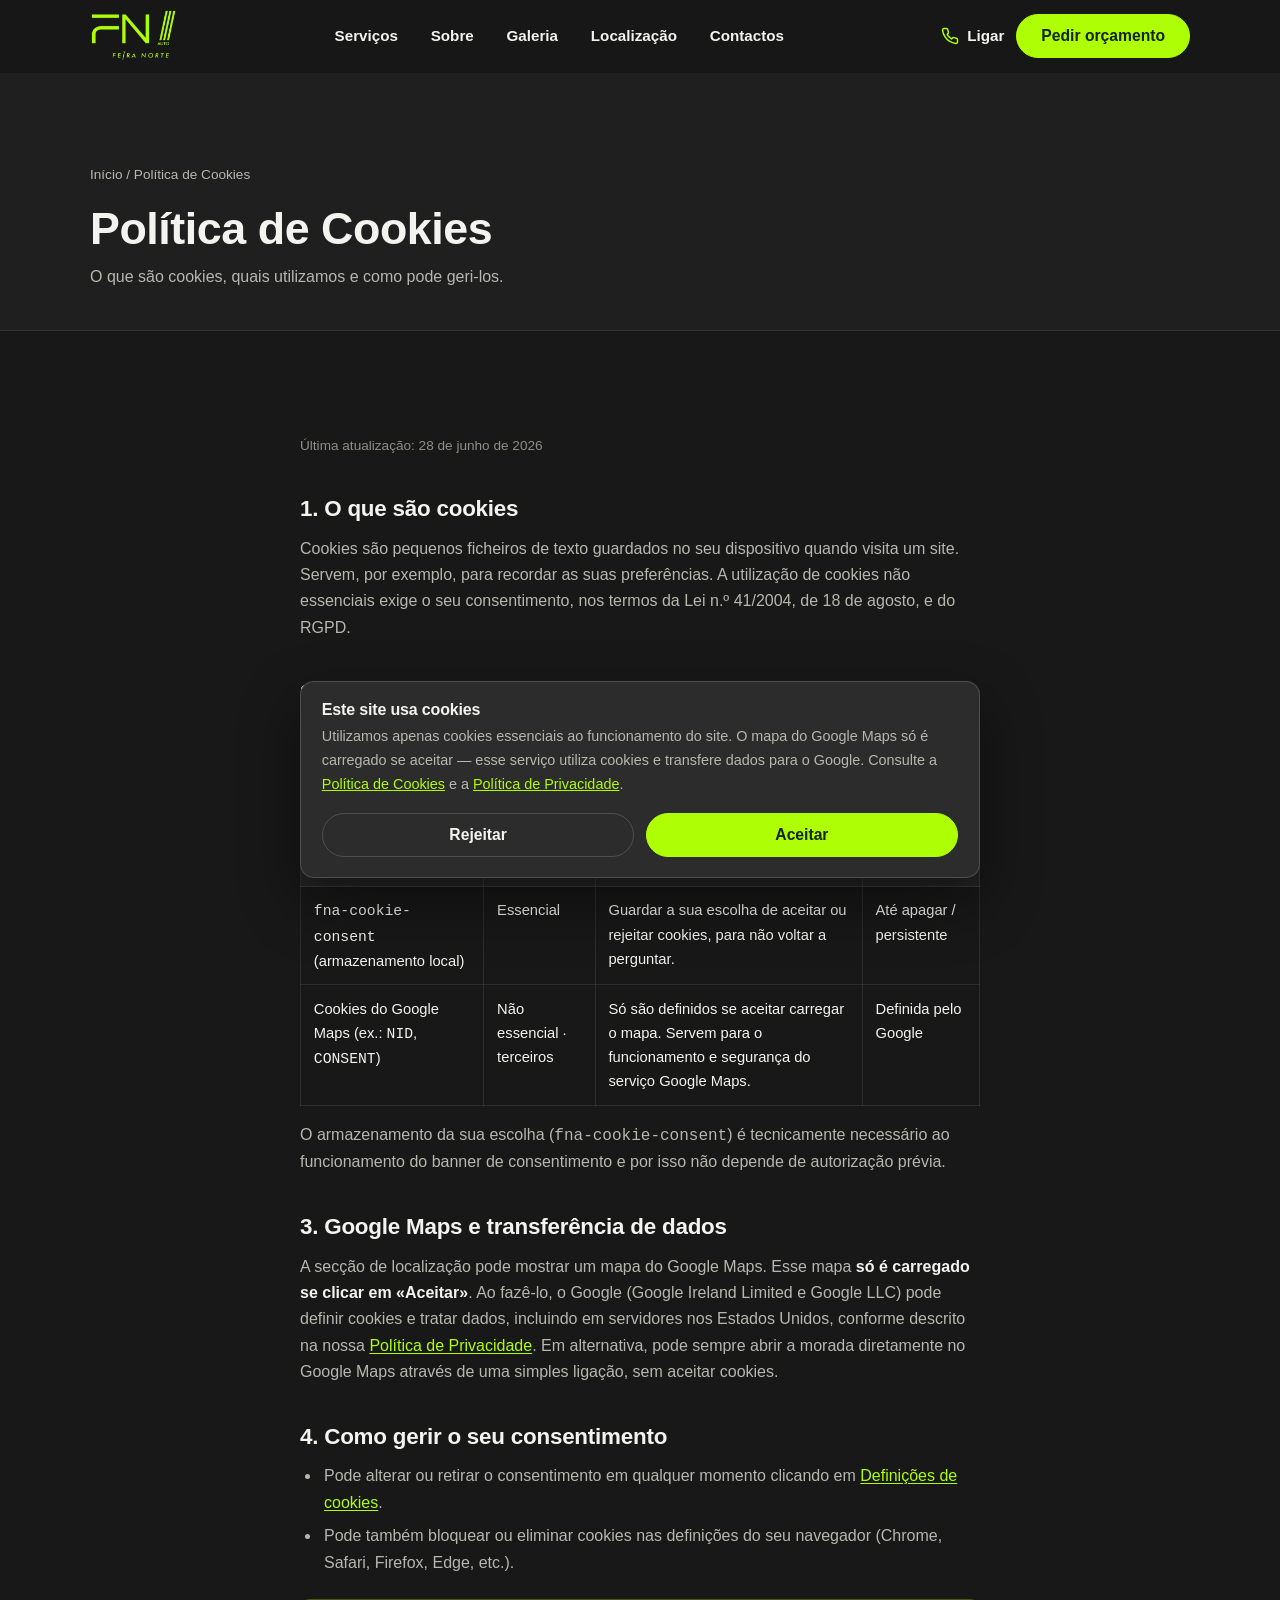
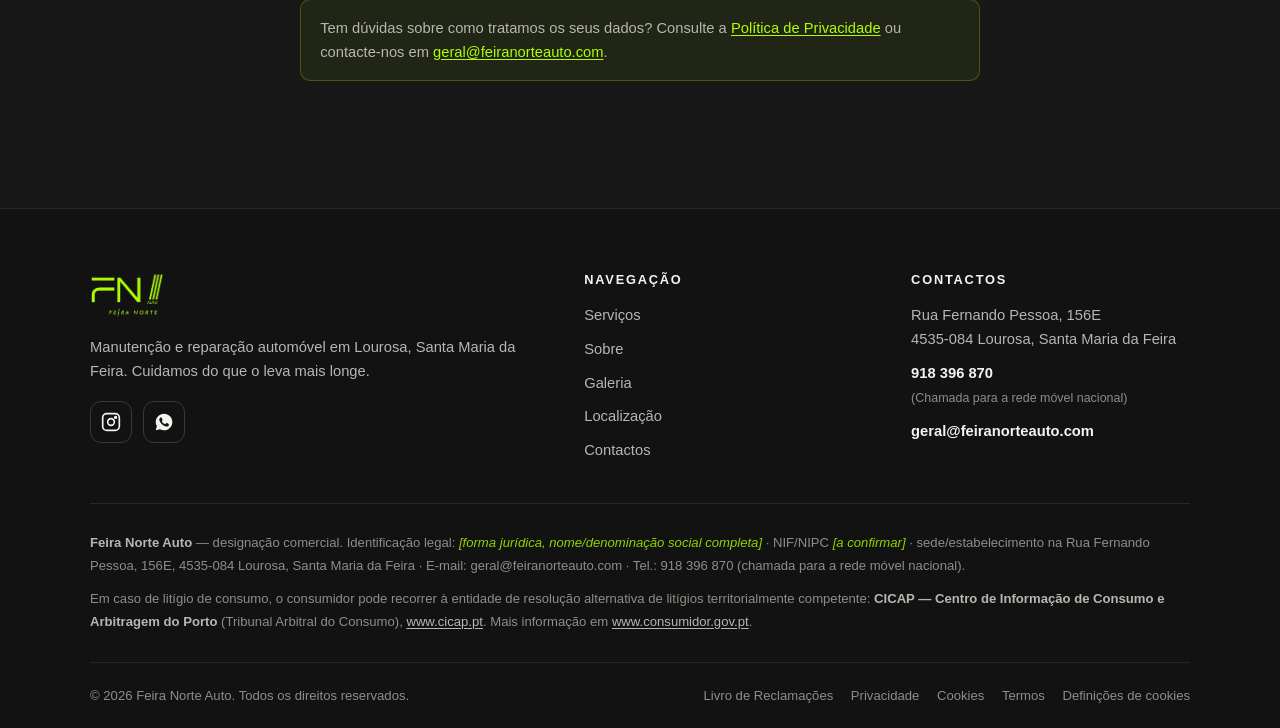
<file: cookies.html>
<!doctype html>
<html lang="pt-PT">
<head>
  <meta charset="utf-8">
  <meta name="viewport" content="width=device-width, initial-scale=1">
  <title>Política de Cookies — Feira Norte Auto</title>
  <meta name="description" content="Política de Cookies da Feira Norte Auto: que cookies utilizamos e como pode geri-los.">
  <link rel="canonical" href="https://renatovalente5.github.io/FeiraNorteAuto/cookies.html">
  <meta name="theme-color" content="#181818">
  <meta name="robots" content="index, follow">
  <link rel="icon" href="assets/favicon/favicon.ico" sizes="any">
  <link rel="icon" type="image/png" href="assets/favicon/favicon-32.png" sizes="32x32">
  <link rel="apple-touch-icon" href="assets/favicon/apple-touch-icon.png">
  <link rel="manifest" href="site.webmanifest">
  <link rel="stylesheet" href="assets/css/styles.css?v=4">
</head>
<body>
  <a class="skip-link" href="#main">Saltar para o conteúdo</a>

  <header class="site-header">
    <div class="container nav">
      <a class="brand" href="index.html" aria-label="Feira Norte Auto — página inicial">
        <img src="assets/img/logo.png" alt="Feira Norte Auto" width="120" height="74">
      </a>
      <nav class="nav__links" aria-label="Navegação principal">
        <a href="index.html#servicos">Serviços</a>
        <a href="index.html#sobre">Sobre</a>
        <a href="index.html#galeria">Galeria</a>
        <a href="index.html#localizacao">Localização</a>
        <a href="index.html#contactos">Contactos</a>
      </nav>
      <div class="nav__cta">
        <a class="nav__phone" href="tel:+351918396870" aria-label="Ligar para a Feira Norte Auto">
          <svg viewBox="0 0 24 24" fill="none" stroke="currentColor" stroke-width="2" stroke-linecap="round" stroke-linejoin="round" aria-hidden="true"><path d="M22 16.92v3a2 2 0 0 1-2.18 2 19.79 19.79 0 0 1-8.63-3.07 19.5 19.5 0 0 1-6-6 19.79 19.79 0 0 1-3.07-8.67A2 2 0 0 1 4.11 2h3a2 2 0 0 1 2 1.72c.13.96.36 1.9.7 2.81a2 2 0 0 1-.45 2.11L8.09 9.91a16 16 0 0 0 6 6l1.27-1.27a2 2 0 0 1 2.11-.45c.9.34 1.85.57 2.81.7A2 2 0 0 1 22 16.92z"/></svg>
          Ligar
        </a>
        <a class="btn btn--primary" href="index.html#contactos">Pedir orçamento</a>
      </div>
      <button class="nav__toggle" type="button" aria-label="Abrir menu" aria-expanded="false" aria-controls="mobile-nav">
        <svg class="icon-open" viewBox="0 0 24 24" fill="none" stroke="currentColor" stroke-width="2" stroke-linecap="round" aria-hidden="true"><line x1="3" y1="6" x2="21" y2="6"/><line x1="3" y1="12" x2="21" y2="12"/><line x1="3" y1="18" x2="21" y2="18"/></svg>
        <svg class="icon-close" viewBox="0 0 24 24" fill="none" stroke="currentColor" stroke-width="2" stroke-linecap="round" aria-hidden="true"><line x1="18" y1="6" x2="6" y2="18"/><line x1="6" y1="6" x2="18" y2="18"/></svg>
      </button>
    </div>
    <nav class="nav__links--mobile" id="mobile-nav" aria-label="Navegação principal (telemóvel)">
      <a href="index.html#servicos">Serviços</a>
      <a href="index.html#sobre">Sobre</a>
      <a href="index.html#galeria">Galeria</a>
      <a href="index.html#localizacao">Localização</a>
      <a href="index.html#contactos">Contactos</a>
      <a class="btn btn--primary btn--block" href="tel:+351918396870">Ligar agora</a>
      <a class="btn btn--ghost btn--block" href="https://wa.me/351918396870" target="_blank" rel="noopener">WhatsApp</a>
    </nav>
  </header>

  <div class="page-hero">
    <div class="container">
      <p class="breadcrumbs"><a href="index.html">Início</a> / Política de Cookies</p>
      <h1>Política de Cookies</h1>
      <p>O que são cookies, quais utilizamos e como pode geri-los.</p>
    </div>
  </div>

  <main id="main" class="section">
    <div class="container prose">
      <p class="updated">Última atualização: 28 de junho de 2026</p>

      <h2>1. O que são cookies</h2>
      <p>Cookies são pequenos ficheiros de texto guardados no seu dispositivo quando visita um site. Servem, por exemplo, para recordar as suas preferências. A utilização de cookies não essenciais exige o seu consentimento, nos termos da Lei n.º 41/2004, de 18 de agosto, e do RGPD.</p>

      <h2>2. Cookies utilizados neste site</h2>
      <p>Este site é estático e <strong>não utiliza cookies de publicidade nem de análise (analytics)</strong>. Por defeito, apenas guardamos a sua escolha sobre cookies, e só carregamos serviços de terceiros depois de os aceitar.</p>
      <table>
        <thead><tr><th>Cookie / armazenamento</th><th>Tipo</th><th>Finalidade</th><th>Duração</th></tr></thead>
        <tbody>
          <tr><td><code>fna-cookie-consent</code> (armazenamento local)</td><td>Essencial</td><td>Guardar a sua escolha de aceitar ou rejeitar cookies, para não voltar a perguntar.</td><td>Até apagar / persistente</td></tr>
          <tr><td>Cookies do Google Maps (ex.: <code>NID</code>, <code>CONSENT</code>)</td><td>Não essencial · terceiros</td><td>Só são definidos se aceitar carregar o mapa. Servem para o funcionamento e segurança do serviço Google Maps.</td><td>Definida pelo Google</td></tr>
        </tbody>
      </table>
      <p>O armazenamento da sua escolha (<code>fna-cookie-consent</code>) é tecnicamente necessário ao funcionamento do banner de consentimento e por isso não depende de autorização prévia.</p>

      <h2>3. Google Maps e transferência de dados</h2>
      <p>A secção de localização pode mostrar um mapa do Google Maps. Esse mapa <strong>só é carregado se clicar em «Aceitar»</strong>. Ao fazê-lo, o Google (Google Ireland Limited e Google LLC) pode definir cookies e tratar dados, incluindo em servidores nos Estados Unidos, conforme descrito na nossa <a href="privacidade.html">Política de Privacidade</a>. Em alternativa, pode sempre abrir a morada diretamente no Google Maps através de uma simples ligação, sem aceitar cookies.</p>

      <h2>4. Como gerir o seu consentimento</h2>
      <ul>
        <li>Pode alterar ou retirar o consentimento em qualquer momento clicando em <a href="#" data-cookie-settings>Definições de cookies</a>.</li>
        <li>Pode também bloquear ou eliminar cookies nas definições do seu navegador (Chrome, Safari, Firefox, Edge, etc.).</li>
      </ul>

      <div class="callout">Tem dúvidas sobre como tratamos os seus dados? Consulte a <a href="privacidade.html">Política de Privacidade</a> ou contacte-nos em <a href="mailto:geral@feiranorteauto.com">geral@feiranorteauto.com</a>.</div>
    </div>
  </main>

  <footer class="site-footer">
    <div class="container">
      <div class="footer-grid">
        <div class="footer-col">
          <img src="assets/img/logo.png" alt="Feira Norte Auto" width="120" height="74">
          <p>Manutenção e reparação automóvel em Lourosa, Santa Maria da Feira. Cuidamos do que o leva mais longe.</p>
          <div class="footer-social">
            <a href="https://www.instagram.com/feiranorteauto/" target="_blank" rel="noopener" aria-label="Instagram da Feira Norte Auto">
              <svg viewBox="0 0 24 24" fill="none" stroke="currentColor" stroke-width="2" stroke-linecap="round" stroke-linejoin="round" aria-hidden="true"><rect x="2" y="2" width="20" height="20" rx="5"/><circle cx="12" cy="12" r="4"/><circle cx="17.5" cy="6.5" r="1"/></svg>
            </a>
            <a href="https://wa.me/351918396870" target="_blank" rel="noopener" aria-label="WhatsApp da Feira Norte Auto">
              <svg viewBox="0 0 24 24" fill="currentColor" aria-hidden="true"><path d="M12.04 2c-5.5 0-9.96 4.46-9.96 9.96 0 1.76.46 3.45 1.34 4.95L2 22l5.25-1.38a9.9 9.9 0 0 0 4.79 1.22h.01c5.5 0 9.96-4.46 9.96-9.96S17.54 2 12.04 2zm5.8 14.06c-.24.68-1.4 1.3-1.94 1.38-.5.07-1.12.1-1.8-.11-.42-.13-.95-.31-1.64-.6-2.88-1.25-4.76-4.15-4.9-4.34-.14-.19-1.17-1.56-1.17-2.97 0-1.42.74-2.11 1-2.4.26-.29.57-.36.76-.36.19 0 .38 0 .55.01.18.01.41-.07.64.49.24.57.81 1.96.88 2.1.07.14.12.31.02.5-.09.19-.14.31-.28.48-.14.16-.29.36-.42.49-.14.14-.28.29-.12.57.16.28.71 1.17 1.53 1.9 1.05.94 1.94 1.23 2.22 1.37.28.14.44.12.6-.07.16-.19.69-.81.88-1.09.19-.28.37-.23.62-.14.25.09 1.62.76 1.9.9.28.14.46.21.53.33.07.12.07.66-.17 1.34z"/></svg>
            </a>
          </div>
        </div>
        <div class="footer-col">
          <h3>Navegação</h3>
          <ul>
            <li><a href="index.html#servicos">Serviços</a></li>
            <li><a href="index.html#sobre">Sobre</a></li>
            <li><a href="index.html#galeria">Galeria</a></li>
            <li><a href="index.html#localizacao">Localização</a></li>
            <li><a href="index.html#contactos">Contactos</a></li>
          </ul>
        </div>
        <div class="footer-col footer-contact">
          <h3>Contactos</h3>
          <div>Rua Fernando Pessoa, 156E<br>4535-084 Lourosa, Santa Maria da Feira</div>
          <div><a href="tel:+351918396870">918 396 870</a><br><span style="font-size:0.78rem;color:var(--muted-2)">(Chamada para a rede móvel nacional)</span></div>
          <div><a href="mailto:geral@feiranorteauto.com">geral@feiranorteauto.com</a></div>
        </div>
      </div>

      <div class="legal-block">
        <p><strong>Feira Norte Auto</strong> — designação comercial. Identificação legal: <span class="placeholder">[forma jurídica, nome/denominação social completa]</span> · NIF/NIPC <span class="placeholder">[a confirmar]</span> · sede/estabelecimento na Rua Fernando Pessoa, 156E, 4535-084 Lourosa, Santa Maria da Feira · E-mail: geral@feiranorteauto.com · Tel.: 918 396 870 (chamada para a rede móvel nacional).</p>
        <p>Em caso de litígio de consumo, o consumidor pode recorrer à entidade de resolução alternativa de litígios territorialmente competente: <strong>CICAP — Centro de Informação de Consumo e Arbitragem do Porto</strong> (Tribunal Arbitral do Consumo), <a href="https://www.cicap.pt" target="_blank" rel="noopener">www.cicap.pt</a>. Mais informação em <a href="https://www.consumidor.gov.pt" target="_blank" rel="noopener">www.consumidor.gov.pt</a>.</p>
      </div>

      <div class="footer-bottom">
        <span>© <span id="year">2026</span> Feira Norte Auto. Todos os direitos reservados.</span>
        <nav aria-label="Ligações legais">
          <a href="https://www.livroreclamacoes.pt" target="_blank" rel="noopener">Livro de Reclamações</a>
          <a href="privacidade.html">Privacidade</a>
          <a href="cookies.html">Cookies</a>
          <a href="termos.html">Termos</a>
          <a href="#" data-cookie-settings>Definições de cookies</a>
        </nav>
      </div>
    </div>
  </footer>

  <div class="cookiebar" id="cookiebar" role="region" aria-live="polite" aria-label="Aviso de cookies">
    <h3>Este site usa cookies</h3>
    <p>Utilizamos apenas cookies essenciais ao funcionamento do site. O mapa do Google Maps só é carregado se aceitar — esse serviço utiliza cookies e transfere dados para o Google. Consulte a <a href="cookies.html">Política de Cookies</a> e a <a href="privacidade.html">Política de Privacidade</a>.</p>
    <div class="cookiebar__actions">
      <button class="btn btn--ghost" type="button" id="cookie-reject">Rejeitar</button>
      <button class="btn btn--primary" type="button" id="cookie-accept">Aceitar</button>
    </div>
  </div>

  <script src="assets/js/main.js?v=1"></script>
</body>
</html>
</file>
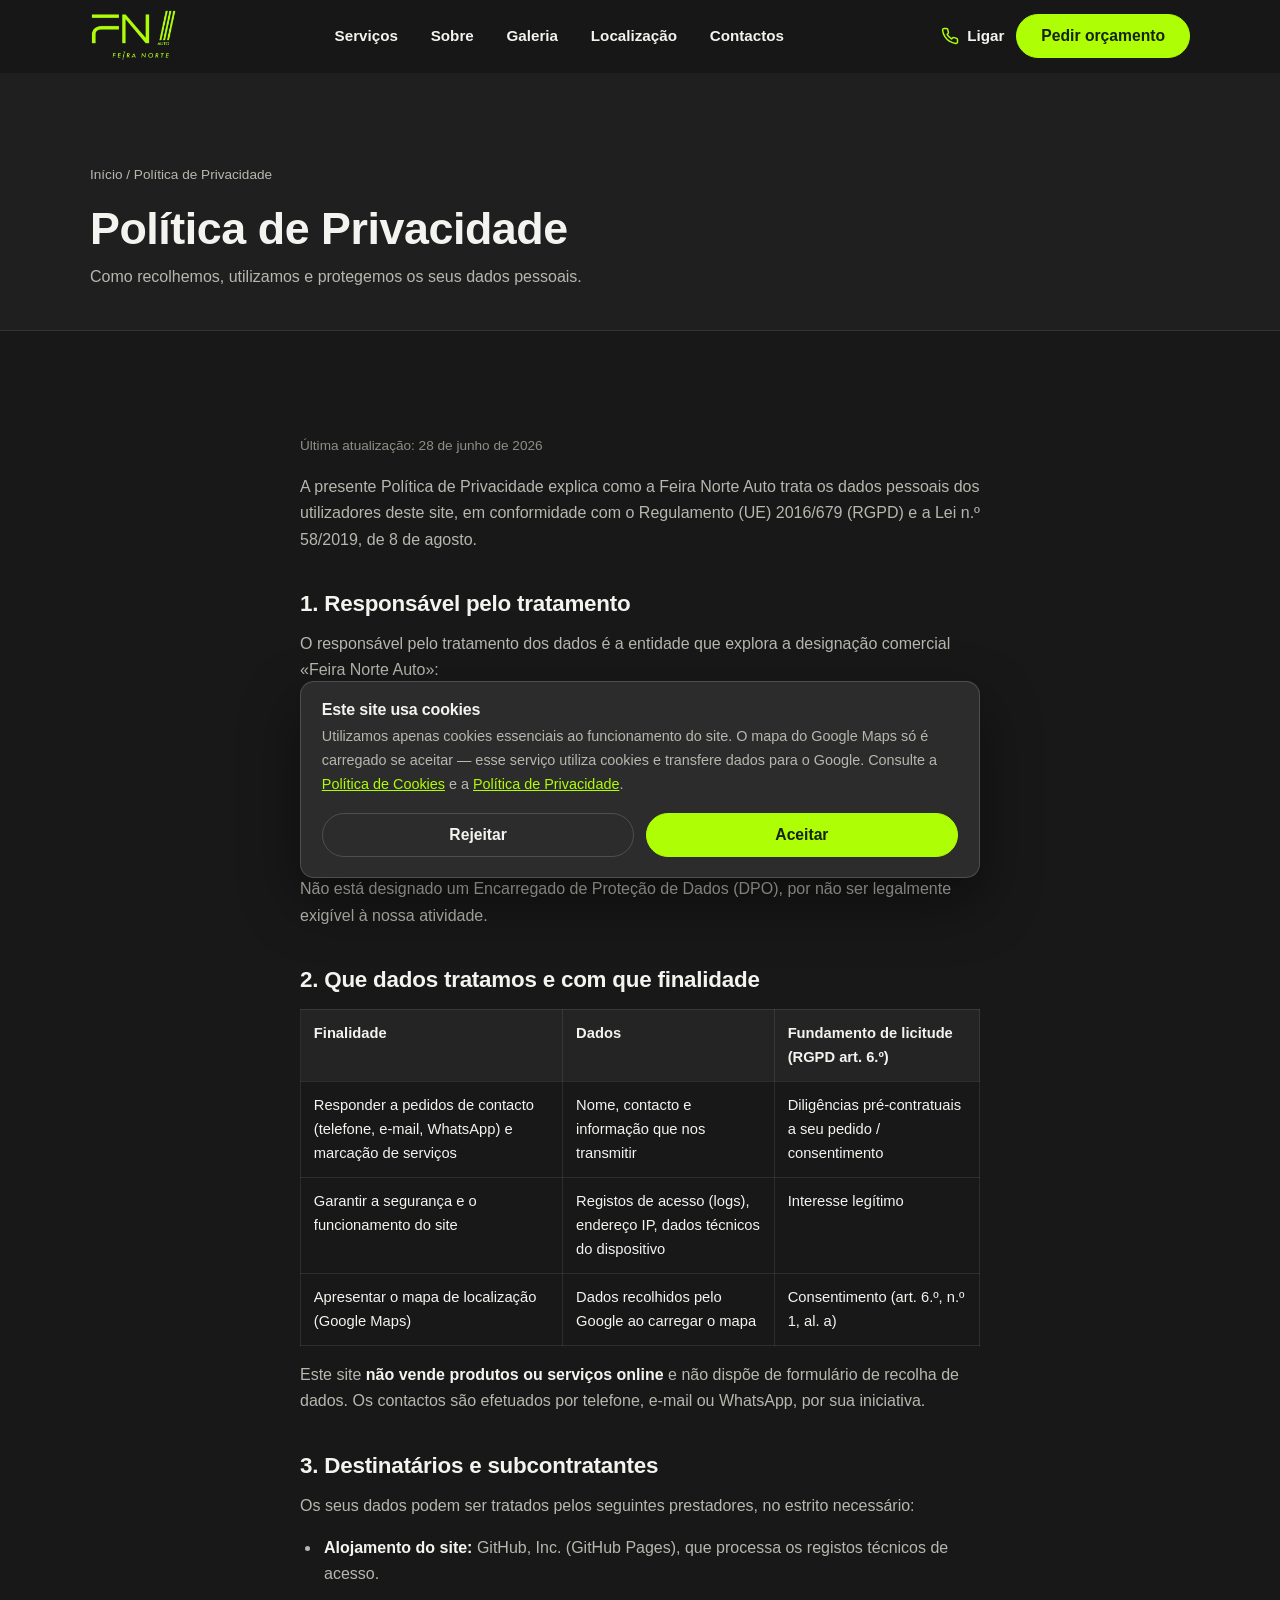
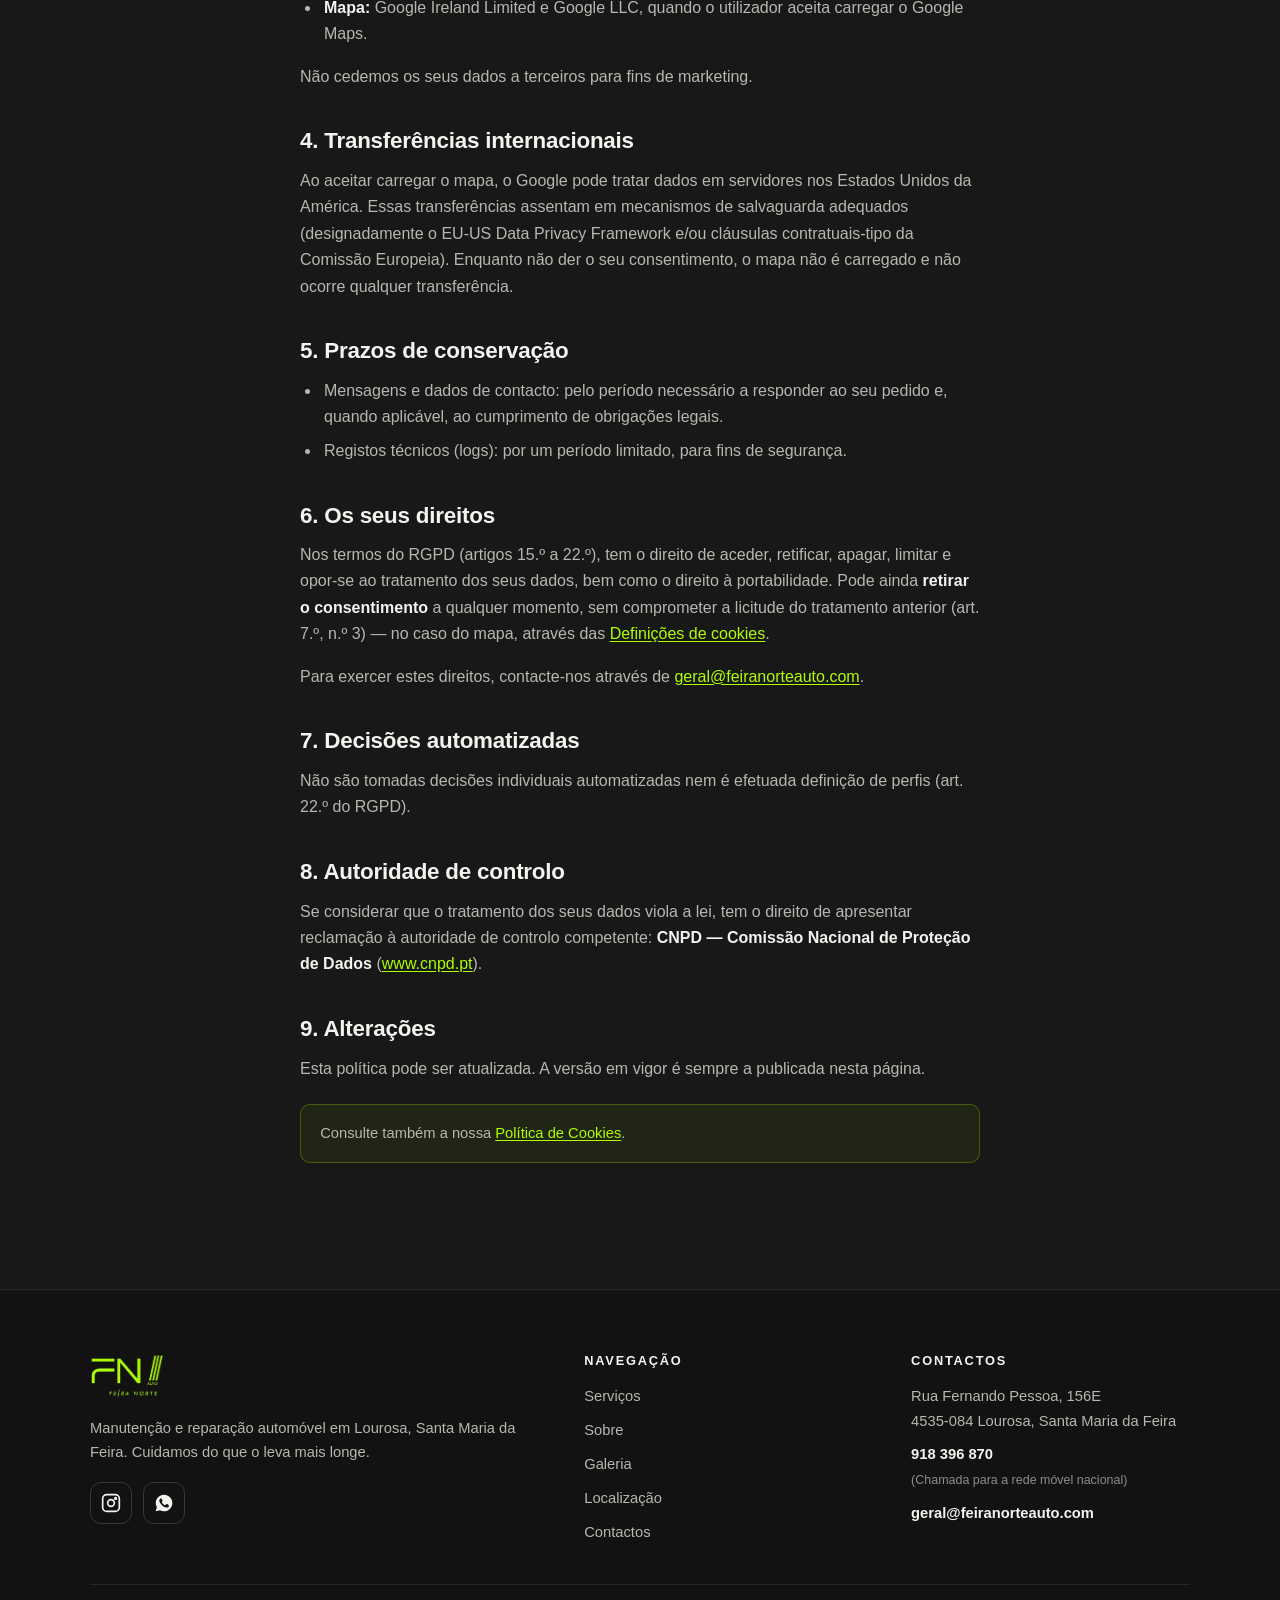
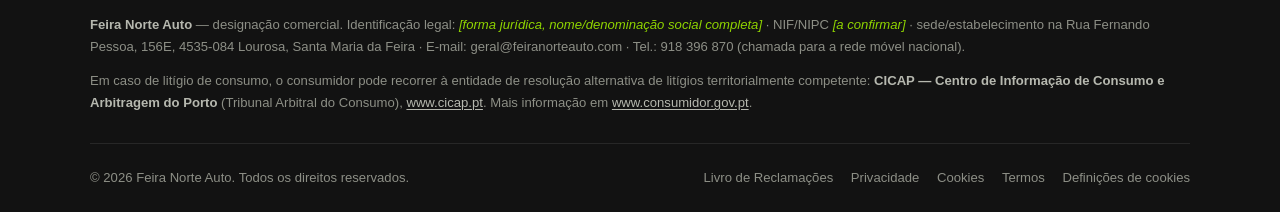
<file: privacidade.html>
<!doctype html>
<html lang="pt-PT">
<head>
  <meta charset="utf-8">
  <meta name="viewport" content="width=device-width, initial-scale=1">
  <title>Política de Privacidade — Feira Norte Auto</title>
  <meta name="description" content="Política de Privacidade da Feira Norte Auto: como tratamos os seus dados pessoais nos termos do RGPD.">
  <link rel="canonical" href="https://renatovalente5.github.io/FeiraNorteAuto/privacidade.html">
  <meta name="theme-color" content="#181818">
  <meta name="robots" content="index, follow">
  <link rel="icon" href="assets/favicon/favicon.ico" sizes="any">
  <link rel="icon" type="image/png" href="assets/favicon/favicon-32.png" sizes="32x32">
  <link rel="apple-touch-icon" href="assets/favicon/apple-touch-icon.png">
  <link rel="manifest" href="site.webmanifest">
  <link rel="stylesheet" href="assets/css/styles.css?v=4">
</head>
<body>
  <a class="skip-link" href="#main">Saltar para o conteúdo</a>

  <header class="site-header">
    <div class="container nav">
      <a class="brand" href="index.html" aria-label="Feira Norte Auto — página inicial">
        <img src="assets/img/logo.png" alt="Feira Norte Auto" width="120" height="74">
      </a>
      <nav class="nav__links" aria-label="Navegação principal">
        <a href="index.html#servicos">Serviços</a>
        <a href="index.html#sobre">Sobre</a>
        <a href="index.html#galeria">Galeria</a>
        <a href="index.html#localizacao">Localização</a>
        <a href="index.html#contactos">Contactos</a>
      </nav>
      <div class="nav__cta">
        <a class="nav__phone" href="tel:+351918396870" aria-label="Ligar para a Feira Norte Auto">
          <svg viewBox="0 0 24 24" fill="none" stroke="currentColor" stroke-width="2" stroke-linecap="round" stroke-linejoin="round" aria-hidden="true"><path d="M22 16.92v3a2 2 0 0 1-2.18 2 19.79 19.79 0 0 1-8.63-3.07 19.5 19.5 0 0 1-6-6 19.79 19.79 0 0 1-3.07-8.67A2 2 0 0 1 4.11 2h3a2 2 0 0 1 2 1.72c.13.96.36 1.9.7 2.81a2 2 0 0 1-.45 2.11L8.09 9.91a16 16 0 0 0 6 6l1.27-1.27a2 2 0 0 1 2.11-.45c.9.34 1.85.57 2.81.7A2 2 0 0 1 22 16.92z"/></svg>
          Ligar
        </a>
        <a class="btn btn--primary" href="index.html#contactos">Pedir orçamento</a>
      </div>
      <button class="nav__toggle" type="button" aria-label="Abrir menu" aria-expanded="false" aria-controls="mobile-nav">
        <svg class="icon-open" viewBox="0 0 24 24" fill="none" stroke="currentColor" stroke-width="2" stroke-linecap="round" aria-hidden="true"><line x1="3" y1="6" x2="21" y2="6"/><line x1="3" y1="12" x2="21" y2="12"/><line x1="3" y1="18" x2="21" y2="18"/></svg>
        <svg class="icon-close" viewBox="0 0 24 24" fill="none" stroke="currentColor" stroke-width="2" stroke-linecap="round" aria-hidden="true"><line x1="18" y1="6" x2="6" y2="18"/><line x1="6" y1="6" x2="18" y2="18"/></svg>
      </button>
    </div>
    <nav class="nav__links--mobile" id="mobile-nav" aria-label="Navegação principal (telemóvel)">
      <a href="index.html#servicos">Serviços</a>
      <a href="index.html#sobre">Sobre</a>
      <a href="index.html#galeria">Galeria</a>
      <a href="index.html#localizacao">Localização</a>
      <a href="index.html#contactos">Contactos</a>
      <a class="btn btn--primary btn--block" href="tel:+351918396870">Ligar agora</a>
      <a class="btn btn--ghost btn--block" href="https://wa.me/351918396870" target="_blank" rel="noopener">WhatsApp</a>
    </nav>
  </header>

  <div class="page-hero">
    <div class="container">
      <p class="breadcrumbs"><a href="index.html">Início</a> / Política de Privacidade</p>
      <h1>Política de Privacidade</h1>
      <p>Como recolhemos, utilizamos e protegemos os seus dados pessoais.</p>
    </div>
  </div>

  <main id="main" class="section">
    <div class="container prose">
      <p class="updated">Última atualização: 28 de junho de 2026</p>

      <p>A presente Política de Privacidade explica como a Feira Norte Auto trata os dados pessoais dos utilizadores deste site, em conformidade com o Regulamento (UE) 2016/679 (RGPD) e a Lei n.º 58/2019, de 8 de agosto.</p>

      <h2>1. Responsável pelo tratamento</h2>
      <p>O responsável pelo tratamento dos dados é a entidade que explora a designação comercial «Feira Norte Auto»:</p>
      <ul>
        <li><strong>Identificação:</strong> <span style="color:var(--accent-dim);font-style:italic">[forma jurídica e nome/denominação social — a confirmar]</span></li>
        <li><strong>NIF/NIPC:</strong> <span style="color:var(--accent-dim);font-style:italic">[a confirmar]</span></li>
        <li><strong>Morada:</strong> Rua Fernando Pessoa, 156E, 4535-084 Lourosa, Santa Maria da Feira</li>
        <li><strong>E-mail:</strong> <a href="mailto:geral@feiranorteauto.com">geral@feiranorteauto.com</a></li>
        <li><strong>Telefone:</strong> 918 396 870 (chamada para a rede móvel nacional)</li>
      </ul>
      <p>Não está designado um Encarregado de Proteção de Dados (DPO), por não ser legalmente exigível à nossa atividade.</p>

      <h2>2. Que dados tratamos e com que finalidade</h2>
      <table>
        <thead><tr><th>Finalidade</th><th>Dados</th><th>Fundamento de licitude (RGPD art. 6.º)</th></tr></thead>
        <tbody>
          <tr><td>Responder a pedidos de contacto (telefone, e-mail, WhatsApp) e marcação de serviços</td><td>Nome, contacto e informação que nos transmitir</td><td>Diligências pré-contratuais a seu pedido / consentimento</td></tr>
          <tr><td>Garantir a segurança e o funcionamento do site</td><td>Registos de acesso (logs), endereço IP, dados técnicos do dispositivo</td><td>Interesse legítimo</td></tr>
          <tr><td>Apresentar o mapa de localização (Google Maps)</td><td>Dados recolhidos pelo Google ao carregar o mapa</td><td>Consentimento (art. 6.º, n.º 1, al. a)</td></tr>
        </tbody>
      </table>
      <p>Este site <strong>não vende produtos ou serviços online</strong> e não dispõe de formulário de recolha de dados. Os contactos são efetuados por telefone, e-mail ou WhatsApp, por sua iniciativa.</p>

      <h2>3. Destinatários e subcontratantes</h2>
      <p>Os seus dados podem ser tratados pelos seguintes prestadores, no estrito necessário:</p>
      <ul>
        <li><strong>Alojamento do site:</strong> GitHub, Inc. (GitHub Pages), que processa os registos técnicos de acesso.</li>
        <li><strong>Mapa:</strong> Google Ireland Limited e Google LLC, quando o utilizador aceita carregar o Google Maps.</li>
      </ul>
      <p>Não cedemos os seus dados a terceiros para fins de marketing.</p>

      <h2>4. Transferências internacionais</h2>
      <p>Ao aceitar carregar o mapa, o Google pode tratar dados em servidores nos Estados Unidos da América. Essas transferências assentam em mecanismos de salvaguarda adequados (designadamente o EU-US Data Privacy Framework e/ou cláusulas contratuais-tipo da Comissão Europeia). Enquanto não der o seu consentimento, o mapa não é carregado e não ocorre qualquer transferência.</p>

      <h2>5. Prazos de conservação</h2>
      <ul>
        <li>Mensagens e dados de contacto: pelo período necessário a responder ao seu pedido e, quando aplicável, ao cumprimento de obrigações legais.</li>
        <li>Registos técnicos (logs): por um período limitado, para fins de segurança.</li>
      </ul>

      <h2>6. Os seus direitos</h2>
      <p>Nos termos do RGPD (artigos 15.º a 22.º), tem o direito de aceder, retificar, apagar, limitar e opor-se ao tratamento dos seus dados, bem como o direito à portabilidade. Pode ainda <strong>retirar o consentimento</strong> a qualquer momento, sem comprometer a licitude do tratamento anterior (art. 7.º, n.º 3) — no caso do mapa, através das <a href="#" data-cookie-settings>Definições de cookies</a>.</p>
      <p>Para exercer estes direitos, contacte-nos através de <a href="mailto:geral@feiranorteauto.com">geral@feiranorteauto.com</a>.</p>

      <h2>7. Decisões automatizadas</h2>
      <p>Não são tomadas decisões individuais automatizadas nem é efetuada definição de perfis (art. 22.º do RGPD).</p>

      <h2>8. Autoridade de controlo</h2>
      <p>Se considerar que o tratamento dos seus dados viola a lei, tem o direito de apresentar reclamação à autoridade de controlo competente: <strong>CNPD — Comissão Nacional de Proteção de Dados</strong> (<a href="https://www.cnpd.pt" target="_blank" rel="noopener">www.cnpd.pt</a>).</p>

      <h2>9. Alterações</h2>
      <p>Esta política pode ser atualizada. A versão em vigor é sempre a publicada nesta página.</p>

      <div class="callout">Consulte também a nossa <a href="cookies.html">Política de Cookies</a>.</div>
    </div>
  </main>

  <footer class="site-footer">
    <div class="container">
      <div class="footer-grid">
        <div class="footer-col">
          <img src="assets/img/logo.png" alt="Feira Norte Auto" width="120" height="74">
          <p>Manutenção e reparação automóvel em Lourosa, Santa Maria da Feira. Cuidamos do que o leva mais longe.</p>
          <div class="footer-social">
            <a href="https://www.instagram.com/feiranorteauto/" target="_blank" rel="noopener" aria-label="Instagram da Feira Norte Auto">
              <svg viewBox="0 0 24 24" fill="none" stroke="currentColor" stroke-width="2" stroke-linecap="round" stroke-linejoin="round" aria-hidden="true"><rect x="2" y="2" width="20" height="20" rx="5"/><circle cx="12" cy="12" r="4"/><circle cx="17.5" cy="6.5" r="1"/></svg>
            </a>
            <a href="https://wa.me/351918396870" target="_blank" rel="noopener" aria-label="WhatsApp da Feira Norte Auto">
              <svg viewBox="0 0 24 24" fill="currentColor" aria-hidden="true"><path d="M12.04 2c-5.5 0-9.96 4.46-9.96 9.96 0 1.76.46 3.45 1.34 4.95L2 22l5.25-1.38a9.9 9.9 0 0 0 4.79 1.22h.01c5.5 0 9.96-4.46 9.96-9.96S17.54 2 12.04 2zm5.8 14.06c-.24.68-1.4 1.3-1.94 1.38-.5.07-1.12.1-1.8-.11-.42-.13-.95-.31-1.64-.6-2.88-1.25-4.76-4.15-4.9-4.34-.14-.19-1.17-1.56-1.17-2.97 0-1.42.74-2.11 1-2.4.26-.29.57-.36.76-.36.19 0 .38 0 .55.01.18.01.41-.07.64.49.24.57.81 1.96.88 2.1.07.14.12.31.02.5-.09.19-.14.31-.28.48-.14.16-.29.36-.42.49-.14.14-.28.29-.12.57.16.28.71 1.17 1.53 1.9 1.05.94 1.94 1.23 2.22 1.37.28.14.44.12.6-.07.16-.19.69-.81.88-1.09.19-.28.37-.23.62-.14.25.09 1.62.76 1.9.9.28.14.46.21.53.33.07.12.07.66-.17 1.34z"/></svg>
            </a>
          </div>
        </div>
        <div class="footer-col">
          <h3>Navegação</h3>
          <ul>
            <li><a href="index.html#servicos">Serviços</a></li>
            <li><a href="index.html#sobre">Sobre</a></li>
            <li><a href="index.html#galeria">Galeria</a></li>
            <li><a href="index.html#localizacao">Localização</a></li>
            <li><a href="index.html#contactos">Contactos</a></li>
          </ul>
        </div>
        <div class="footer-col footer-contact">
          <h3>Contactos</h3>
          <div>Rua Fernando Pessoa, 156E<br>4535-084 Lourosa, Santa Maria da Feira</div>
          <div><a href="tel:+351918396870">918 396 870</a><br><span style="font-size:0.78rem;color:var(--muted-2)">(Chamada para a rede móvel nacional)</span></div>
          <div><a href="mailto:geral@feiranorteauto.com">geral@feiranorteauto.com</a></div>
        </div>
      </div>

      <div class="legal-block">
        <p><strong>Feira Norte Auto</strong> — designação comercial. Identificação legal: <span class="placeholder">[forma jurídica, nome/denominação social completa]</span> · NIF/NIPC <span class="placeholder">[a confirmar]</span> · sede/estabelecimento na Rua Fernando Pessoa, 156E, 4535-084 Lourosa, Santa Maria da Feira · E-mail: geral@feiranorteauto.com · Tel.: 918 396 870 (chamada para a rede móvel nacional).</p>
        <p>Em caso de litígio de consumo, o consumidor pode recorrer à entidade de resolução alternativa de litígios territorialmente competente: <strong>CICAP — Centro de Informação de Consumo e Arbitragem do Porto</strong> (Tribunal Arbitral do Consumo), <a href="https://www.cicap.pt" target="_blank" rel="noopener">www.cicap.pt</a>. Mais informação em <a href="https://www.consumidor.gov.pt" target="_blank" rel="noopener">www.consumidor.gov.pt</a>.</p>
      </div>

      <div class="footer-bottom">
        <span>© <span id="year">2026</span> Feira Norte Auto. Todos os direitos reservados.</span>
        <nav aria-label="Ligações legais">
          <a href="https://www.livroreclamacoes.pt" target="_blank" rel="noopener">Livro de Reclamações</a>
          <a href="privacidade.html">Privacidade</a>
          <a href="cookies.html">Cookies</a>
          <a href="termos.html">Termos</a>
          <a href="#" data-cookie-settings>Definições de cookies</a>
        </nav>
      </div>
    </div>
  </footer>

  <div class="cookiebar" id="cookiebar" role="region" aria-live="polite" aria-label="Aviso de cookies">
    <h3>Este site usa cookies</h3>
    <p>Utilizamos apenas cookies essenciais ao funcionamento do site. O mapa do Google Maps só é carregado se aceitar — esse serviço utiliza cookies e transfere dados para o Google. Consulte a <a href="cookies.html">Política de Cookies</a> e a <a href="privacidade.html">Política de Privacidade</a>.</p>
    <div class="cookiebar__actions">
      <button class="btn btn--ghost" type="button" id="cookie-reject">Rejeitar</button>
      <button class="btn btn--primary" type="button" id="cookie-accept">Aceitar</button>
    </div>
  </div>

  <script src="assets/js/main.js?v=1"></script>
</body>
</html>
</file>
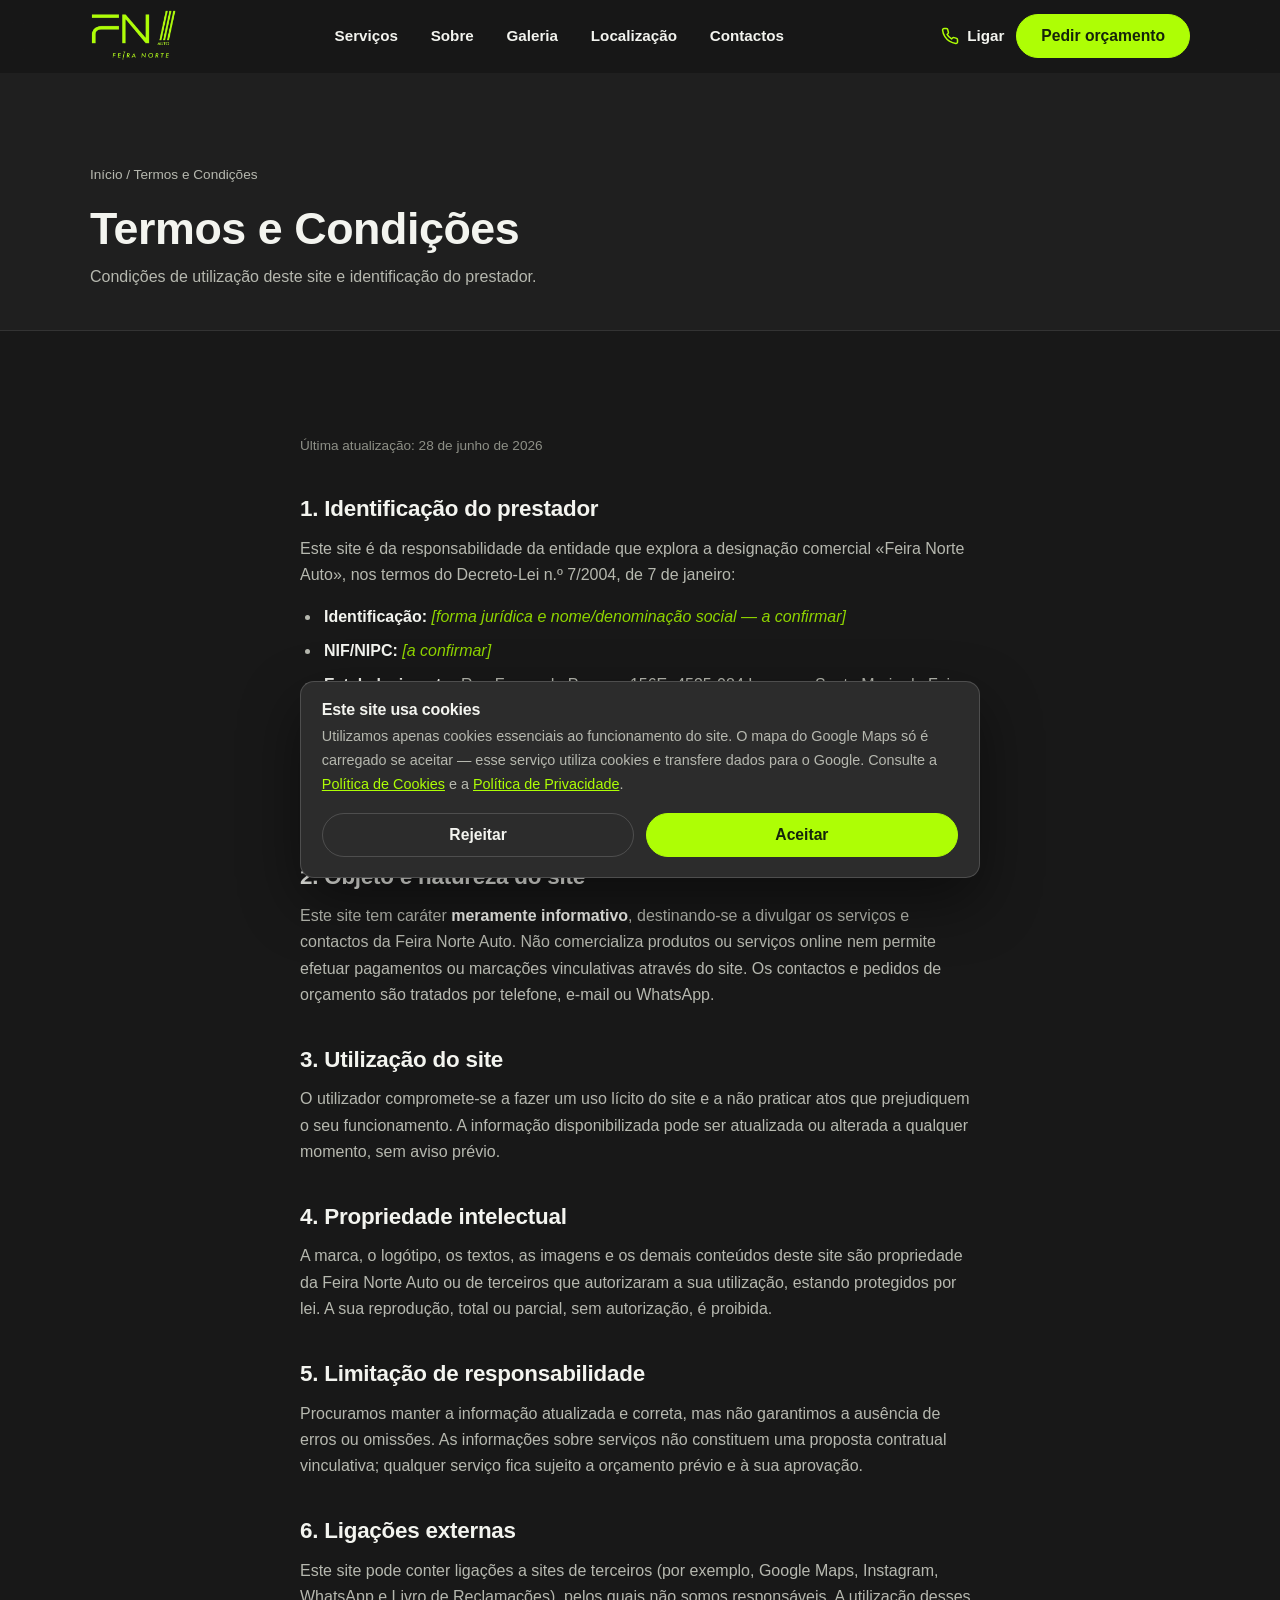
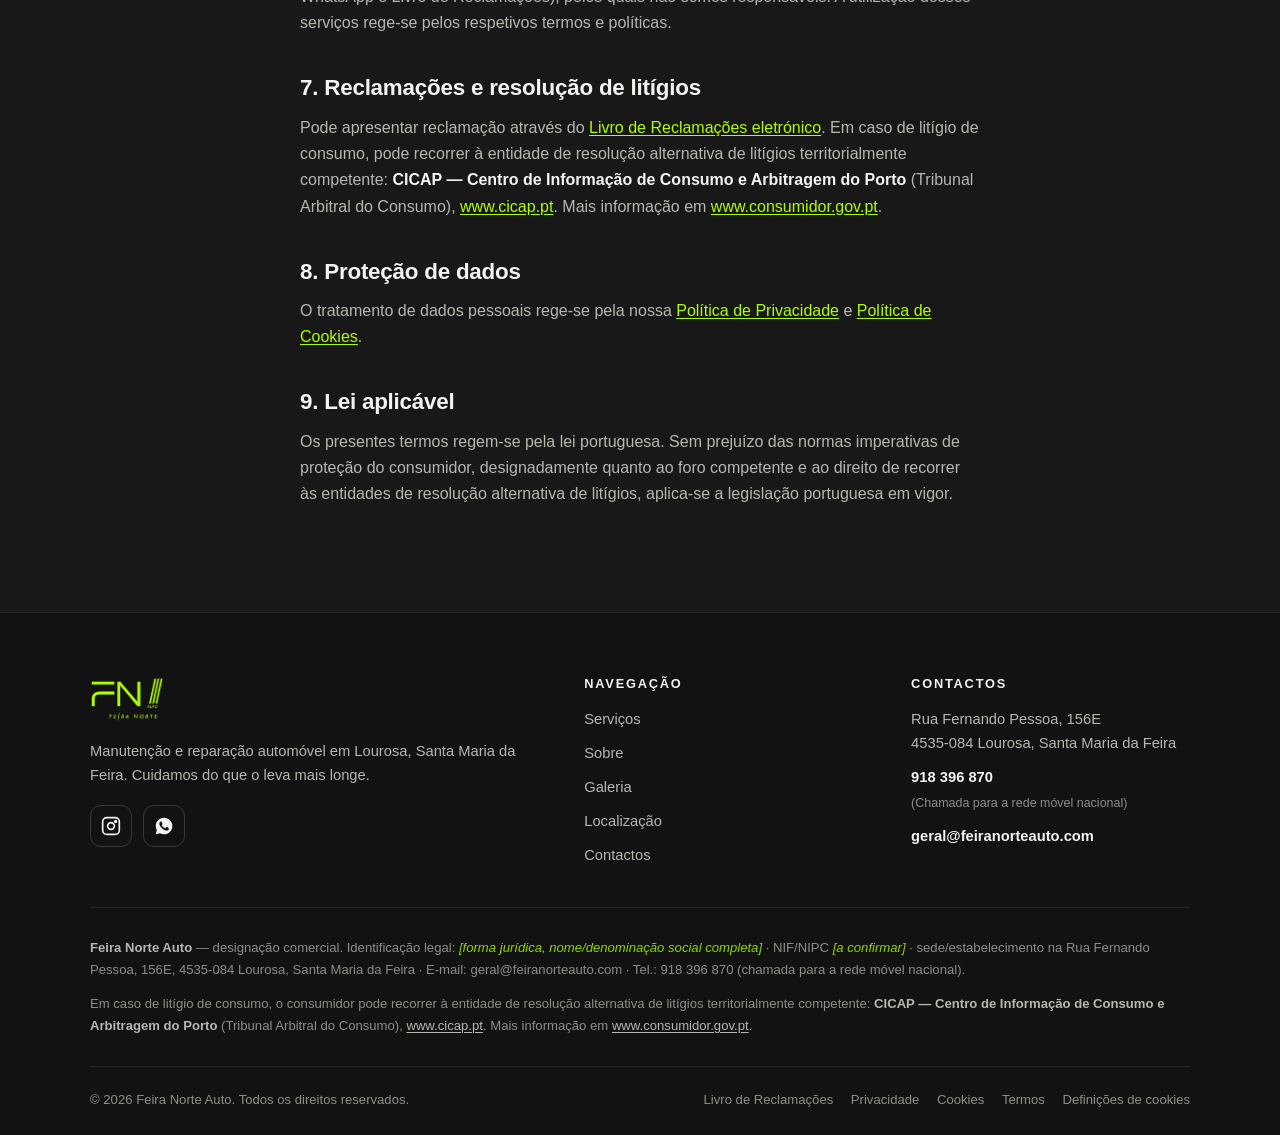
<file: termos.html>
<!doctype html>
<html lang="pt-PT">
<head>
  <meta charset="utf-8">
  <meta name="viewport" content="width=device-width, initial-scale=1">
  <title>Termos e Condições — Feira Norte Auto</title>
  <meta name="description" content="Termos e condições de utilização do site da Feira Norte Auto e identificação do prestador.">
  <link rel="canonical" href="https://renatovalente5.github.io/FeiraNorteAuto/termos.html">
  <meta name="theme-color" content="#181818">
  <meta name="robots" content="index, follow">
  <link rel="icon" href="assets/favicon/favicon.ico" sizes="any">
  <link rel="icon" type="image/png" href="assets/favicon/favicon-32.png" sizes="32x32">
  <link rel="apple-touch-icon" href="assets/favicon/apple-touch-icon.png">
  <link rel="manifest" href="site.webmanifest">
  <link rel="stylesheet" href="assets/css/styles.css?v=4">
</head>
<body>
  <a class="skip-link" href="#main">Saltar para o conteúdo</a>

  <header class="site-header">
    <div class="container nav">
      <a class="brand" href="index.html" aria-label="Feira Norte Auto — página inicial">
        <img src="assets/img/logo.png" alt="Feira Norte Auto" width="120" height="74">
      </a>
      <nav class="nav__links" aria-label="Navegação principal">
        <a href="index.html#servicos">Serviços</a>
        <a href="index.html#sobre">Sobre</a>
        <a href="index.html#galeria">Galeria</a>
        <a href="index.html#localizacao">Localização</a>
        <a href="index.html#contactos">Contactos</a>
      </nav>
      <div class="nav__cta">
        <a class="nav__phone" href="tel:+351918396870" aria-label="Ligar para a Feira Norte Auto">
          <svg viewBox="0 0 24 24" fill="none" stroke="currentColor" stroke-width="2" stroke-linecap="round" stroke-linejoin="round" aria-hidden="true"><path d="M22 16.92v3a2 2 0 0 1-2.18 2 19.79 19.79 0 0 1-8.63-3.07 19.5 19.5 0 0 1-6-6 19.79 19.79 0 0 1-3.07-8.67A2 2 0 0 1 4.11 2h3a2 2 0 0 1 2 1.72c.13.96.36 1.9.7 2.81a2 2 0 0 1-.45 2.11L8.09 9.91a16 16 0 0 0 6 6l1.27-1.27a2 2 0 0 1 2.11-.45c.9.34 1.85.57 2.81.7A2 2 0 0 1 22 16.92z"/></svg>
          Ligar
        </a>
        <a class="btn btn--primary" href="index.html#contactos">Pedir orçamento</a>
      </div>
      <button class="nav__toggle" type="button" aria-label="Abrir menu" aria-expanded="false" aria-controls="mobile-nav">
        <svg class="icon-open" viewBox="0 0 24 24" fill="none" stroke="currentColor" stroke-width="2" stroke-linecap="round" aria-hidden="true"><line x1="3" y1="6" x2="21" y2="6"/><line x1="3" y1="12" x2="21" y2="12"/><line x1="3" y1="18" x2="21" y2="18"/></svg>
        <svg class="icon-close" viewBox="0 0 24 24" fill="none" stroke="currentColor" stroke-width="2" stroke-linecap="round" aria-hidden="true"><line x1="18" y1="6" x2="6" y2="18"/><line x1="6" y1="6" x2="18" y2="18"/></svg>
      </button>
    </div>
    <nav class="nav__links--mobile" id="mobile-nav" aria-label="Navegação principal (telemóvel)">
      <a href="index.html#servicos">Serviços</a>
      <a href="index.html#sobre">Sobre</a>
      <a href="index.html#galeria">Galeria</a>
      <a href="index.html#localizacao">Localização</a>
      <a href="index.html#contactos">Contactos</a>
      <a class="btn btn--primary btn--block" href="tel:+351918396870">Ligar agora</a>
      <a class="btn btn--ghost btn--block" href="https://wa.me/351918396870" target="_blank" rel="noopener">WhatsApp</a>
    </nav>
  </header>

  <div class="page-hero">
    <div class="container">
      <p class="breadcrumbs"><a href="index.html">Início</a> / Termos e Condições</p>
      <h1>Termos e Condições</h1>
      <p>Condições de utilização deste site e identificação do prestador.</p>
    </div>
  </div>

  <main id="main" class="section">
    <div class="container prose">
      <p class="updated">Última atualização: 28 de junho de 2026</p>

      <h2>1. Identificação do prestador</h2>
      <p>Este site é da responsabilidade da entidade que explora a designação comercial «Feira Norte Auto», nos termos do Decreto-Lei n.º 7/2004, de 7 de janeiro:</p>
      <ul>
        <li><strong>Identificação:</strong> <span style="color:var(--accent-dim);font-style:italic">[forma jurídica e nome/denominação social — a confirmar]</span></li>
        <li><strong>NIF/NIPC:</strong> <span style="color:var(--accent-dim);font-style:italic">[a confirmar]</span></li>
        <li><strong>Estabelecimento:</strong> Rua Fernando Pessoa, 156E, 4535-084 Lourosa, Santa Maria da Feira</li>
        <li><strong>E-mail:</strong> <a href="mailto:geral@feiranorteauto.com">geral@feiranorteauto.com</a></li>
        <li><strong>Telefone:</strong> 918 396 870 (chamada para a rede móvel nacional)</li>
        <li><strong>Atividade:</strong> manutenção e reparação de veículos automóveis. Entidade de fiscalização: ASAE — Autoridade de Segurança Alimentar e Económica.</li>
      </ul>

      <h2>2. Objeto e natureza do site</h2>
      <p>Este site tem caráter <strong>meramente informativo</strong>, destinando-se a divulgar os serviços e contactos da Feira Norte Auto. Não comercializa produtos ou serviços online nem permite efetuar pagamentos ou marcações vinculativas através do site. Os contactos e pedidos de orçamento são tratados por telefone, e-mail ou WhatsApp.</p>

      <h2>3. Utilização do site</h2>
      <p>O utilizador compromete-se a fazer um uso lícito do site e a não praticar atos que prejudiquem o seu funcionamento. A informação disponibilizada pode ser atualizada ou alterada a qualquer momento, sem aviso prévio.</p>

      <h2>4. Propriedade intelectual</h2>
      <p>A marca, o logótipo, os textos, as imagens e os demais conteúdos deste site são propriedade da Feira Norte Auto ou de terceiros que autorizaram a sua utilização, estando protegidos por lei. A sua reprodução, total ou parcial, sem autorização, é proibida.</p>

      <h2>5. Limitação de responsabilidade</h2>
      <p>Procuramos manter a informação atualizada e correta, mas não garantimos a ausência de erros ou omissões. As informações sobre serviços não constituem uma proposta contratual vinculativa; qualquer serviço fica sujeito a orçamento prévio e à sua aprovação.</p>

      <h2>6. Ligações externas</h2>
      <p>Este site pode conter ligações a sites de terceiros (por exemplo, Google Maps, Instagram, WhatsApp e Livro de Reclamações), pelos quais não somos responsáveis. A utilização desses serviços rege-se pelos respetivos termos e políticas.</p>

      <h2>7. Reclamações e resolução de litígios</h2>
      <p>Pode apresentar reclamação através do <a href="https://www.livroreclamacoes.pt" target="_blank" rel="noopener">Livro de Reclamações eletrónico</a>. Em caso de litígio de consumo, pode recorrer à entidade de resolução alternativa de litígios territorialmente competente: <strong>CICAP — Centro de Informação de Consumo e Arbitragem do Porto</strong> (Tribunal Arbitral do Consumo), <a href="https://www.cicap.pt" target="_blank" rel="noopener">www.cicap.pt</a>. Mais informação em <a href="https://www.consumidor.gov.pt" target="_blank" rel="noopener">www.consumidor.gov.pt</a>.</p>

      <h2>8. Proteção de dados</h2>
      <p>O tratamento de dados pessoais rege-se pela nossa <a href="privacidade.html">Política de Privacidade</a> e <a href="cookies.html">Política de Cookies</a>.</p>

      <h2>9. Lei aplicável</h2>
      <p>Os presentes termos regem-se pela lei portuguesa. Sem prejuízo das normas imperativas de proteção do consumidor, designadamente quanto ao foro competente e ao direito de recorrer às entidades de resolução alternativa de litígios, aplica-se a legislação portuguesa em vigor.</p>
    </div>
  </main>

  <footer class="site-footer">
    <div class="container">
      <div class="footer-grid">
        <div class="footer-col">
          <img src="assets/img/logo.png" alt="Feira Norte Auto" width="120" height="74">
          <p>Manutenção e reparação automóvel em Lourosa, Santa Maria da Feira. Cuidamos do que o leva mais longe.</p>
          <div class="footer-social">
            <a href="https://www.instagram.com/feiranorteauto/" target="_blank" rel="noopener" aria-label="Instagram da Feira Norte Auto">
              <svg viewBox="0 0 24 24" fill="none" stroke="currentColor" stroke-width="2" stroke-linecap="round" stroke-linejoin="round" aria-hidden="true"><rect x="2" y="2" width="20" height="20" rx="5"/><circle cx="12" cy="12" r="4"/><circle cx="17.5" cy="6.5" r="1"/></svg>
            </a>
            <a href="https://wa.me/351918396870" target="_blank" rel="noopener" aria-label="WhatsApp da Feira Norte Auto">
              <svg viewBox="0 0 24 24" fill="currentColor" aria-hidden="true"><path d="M12.04 2c-5.5 0-9.96 4.46-9.96 9.96 0 1.76.46 3.45 1.34 4.95L2 22l5.25-1.38a9.9 9.9 0 0 0 4.79 1.22h.01c5.5 0 9.96-4.46 9.96-9.96S17.54 2 12.04 2zm5.8 14.06c-.24.68-1.4 1.3-1.94 1.38-.5.07-1.12.1-1.8-.11-.42-.13-.95-.31-1.64-.6-2.88-1.25-4.76-4.15-4.9-4.34-.14-.19-1.17-1.56-1.17-2.97 0-1.42.74-2.11 1-2.4.26-.29.57-.36.76-.36.19 0 .38 0 .55.01.18.01.41-.07.64.49.24.57.81 1.96.88 2.1.07.14.12.31.02.5-.09.19-.14.31-.28.48-.14.16-.29.36-.42.49-.14.14-.28.29-.12.57.16.28.71 1.17 1.53 1.9 1.05.94 1.94 1.23 2.22 1.37.28.14.44.12.6-.07.16-.19.69-.81.88-1.09.19-.28.37-.23.62-.14.25.09 1.62.76 1.9.9.28.14.46.21.53.33.07.12.07.66-.17 1.34z"/></svg>
            </a>
          </div>
        </div>
        <div class="footer-col">
          <h3>Navegação</h3>
          <ul>
            <li><a href="index.html#servicos">Serviços</a></li>
            <li><a href="index.html#sobre">Sobre</a></li>
            <li><a href="index.html#galeria">Galeria</a></li>
            <li><a href="index.html#localizacao">Localização</a></li>
            <li><a href="index.html#contactos">Contactos</a></li>
          </ul>
        </div>
        <div class="footer-col footer-contact">
          <h3>Contactos</h3>
          <div>Rua Fernando Pessoa, 156E<br>4535-084 Lourosa, Santa Maria da Feira</div>
          <div><a href="tel:+351918396870">918 396 870</a><br><span style="font-size:0.78rem;color:var(--muted-2)">(Chamada para a rede móvel nacional)</span></div>
          <div><a href="mailto:geral@feiranorteauto.com">geral@feiranorteauto.com</a></div>
        </div>
      </div>

      <div class="legal-block">
        <p><strong>Feira Norte Auto</strong> — designação comercial. Identificação legal: <span class="placeholder">[forma jurídica, nome/denominação social completa]</span> · NIF/NIPC <span class="placeholder">[a confirmar]</span> · sede/estabelecimento na Rua Fernando Pessoa, 156E, 4535-084 Lourosa, Santa Maria da Feira · E-mail: geral@feiranorteauto.com · Tel.: 918 396 870 (chamada para a rede móvel nacional).</p>
        <p>Em caso de litígio de consumo, o consumidor pode recorrer à entidade de resolução alternativa de litígios territorialmente competente: <strong>CICAP — Centro de Informação de Consumo e Arbitragem do Porto</strong> (Tribunal Arbitral do Consumo), <a href="https://www.cicap.pt" target="_blank" rel="noopener">www.cicap.pt</a>. Mais informação em <a href="https://www.consumidor.gov.pt" target="_blank" rel="noopener">www.consumidor.gov.pt</a>.</p>
      </div>

      <div class="footer-bottom">
        <span>© <span id="year">2026</span> Feira Norte Auto. Todos os direitos reservados.</span>
        <nav aria-label="Ligações legais">
          <a href="https://www.livroreclamacoes.pt" target="_blank" rel="noopener">Livro de Reclamações</a>
          <a href="privacidade.html">Privacidade</a>
          <a href="cookies.html">Cookies</a>
          <a href="termos.html">Termos</a>
          <a href="#" data-cookie-settings>Definições de cookies</a>
        </nav>
      </div>
    </div>
  </footer>

  <div class="cookiebar" id="cookiebar" role="region" aria-live="polite" aria-label="Aviso de cookies">
    <h3>Este site usa cookies</h3>
    <p>Utilizamos apenas cookies essenciais ao funcionamento do site. O mapa do Google Maps só é carregado se aceitar — esse serviço utiliza cookies e transfere dados para o Google. Consulte a <a href="cookies.html">Política de Cookies</a> e a <a href="privacidade.html">Política de Privacidade</a>.</p>
    <div class="cookiebar__actions">
      <button class="btn btn--ghost" type="button" id="cookie-reject">Rejeitar</button>
      <button class="btn btn--primary" type="button" id="cookie-accept">Aceitar</button>
    </div>
  </div>

  <script src="assets/js/main.js?v=1"></script>
</body>
</html>
</file>
<file: assets/css/styles.css>
/* ==========================================================================
   Feira Norte Auto — styles
   Brand: dark charcoal (#313131) + neon lime (#AEFE05). Performance/automotive.
   Plain CSS, mobile-first, WCAG 2.1 AA aware.
   ========================================================================== */

/* ---------- Design tokens ---------- */
:root {
  --bg:          #181818;
  --bg-2:        #1f1f1f;
  --surface:     #242424;
  --surface-2:   #2c2c2c;
  --charcoal:    #313131;
  --line:        rgba(255, 255, 255, 0.09);
  --line-strong: rgba(255, 255, 255, 0.16);

  --accent:      #aefe05;   /* neon lime */
  --accent-2:    #c4ff52;   /* lighter for hover */
  --accent-dim:  #8fd400;
  --accent-ink:  #15240a;   /* dark text on lime */

  --text:        #f3f4ef;
  --muted:       #b6b8af;   /* AA on --bg */
  --muted-2:     #8d8f86;

  --danger:      #ff6b6b;

  --radius:      14px;
  --radius-sm:   10px;
  --radius-lg:   22px;

  --shadow:      0 12px 32px rgba(0, 0, 0, 0.35);
  --shadow-lg:   0 24px 60px rgba(0, 0, 0, 0.45);

  --container:   1180px;
  --gutter:      clamp(1.1rem, 4vw, 2.5rem);
  --section-y:   clamp(3.75rem, 9vw, 6.5rem);

  --ease:        cubic-bezier(0.22, 0.61, 0.36, 1);

  --font: -apple-system, BlinkMacSystemFont, "Segoe UI", Roboto, Oxygen,
          Ubuntu, Cantarell, "Helvetica Neue", Arial, sans-serif;
}

/* ---------- Reset / base ---------- */
*, *::before, *::after { box-sizing: border-box; }

html {
  scroll-behavior: smooth;
  -webkit-text-size-adjust: 100%;
  scroll-padding-top: 88px;
}

body {
  margin: 0;
  font-family: var(--font);
  background: var(--bg);
  color: var(--text);
  line-height: 1.65;
  font-size: 1rem;
  -webkit-font-smoothing: antialiased;
  text-rendering: optimizeLegibility;
  overflow-x: hidden;
}

img, svg, video { max-width: 100%; display: block; height: auto; }
a { color: var(--accent); text-decoration: none; }
a:hover { color: var(--accent-2); }
ul { margin: 0; padding: 0; list-style: none; }
h1, h2, h3, h4 { margin: 0; line-height: 1.12; font-weight: 800; letter-spacing: -0.01em; }
p { margin: 0 0 1rem; }
p:last-child { margin-bottom: 0; }

:focus-visible {
  outline: 3px solid var(--accent);
  outline-offset: 3px;
  border-radius: 4px;
}

@media (prefers-reduced-motion: reduce) {
  html { scroll-behavior: auto; }
  *, *::before, *::after {
    animation-duration: 0.001ms !important;
    transition-duration: 0.001ms !important;
    scroll-behavior: auto !important;
  }
}

/* ---------- Helpers ---------- */
.container {
  width: 100%;
  max-width: var(--container);
  margin-inline: auto;
  padding-inline: var(--gutter);
}

.skip-link {
  position: absolute;
  left: 50%;
  transform: translateX(-50%) translateY(-200%);
  top: 8px;
  z-index: 1000;
  background: var(--accent);
  color: var(--accent-ink);
  padding: 0.6rem 1.1rem;
  border-radius: 8px;
  font-weight: 700;
  transition: transform 0.2s var(--ease);
}
.skip-link:focus { transform: translateX(-50%) translateY(0); color: var(--accent-ink); }

.visually-hidden {
  position: absolute !important;
  width: 1px; height: 1px;
  padding: 0; margin: -1px;
  overflow: hidden; clip: rect(0 0 0 0);
  white-space: nowrap; border: 0;
}

.eyebrow {
  display: inline-flex;
  align-items: center;
  gap: 0.55rem;
  font-size: 0.78rem;
  font-weight: 700;
  letter-spacing: 0.18em;
  text-transform: uppercase;
  color: var(--accent);
  margin: 0 0 1rem;
}
.eyebrow::before {
  content: "";
  width: 26px; height: 0;
  border-top: 2px solid var(--accent);
  display: inline-block;
}

/* diagonal "//" brand motif */
.slashes { display: inline-flex; gap: 3px; transform: skewX(-18deg); }
.slashes i { width: 4px; height: 0.9em; background: var(--accent); border-radius: 1px; display: block; }

.section { padding-block: var(--section-y); }
.section--alt { background: var(--bg-2); }
.section__head { max-width: 640px; margin-bottom: clamp(2rem, 5vw, 3rem); }
.section__head.center { margin-inline: auto; text-align: center; }
.section__head.center .eyebrow { justify-content: center; }
.section__title { font-size: clamp(1.7rem, 4.6vw, 2.7rem); }
.section__title em { color: var(--accent); font-style: normal; }
.section__lead { color: var(--muted); font-size: 1.06rem; margin-top: 1rem; }

/* ---------- Buttons ---------- */
.btn {
  --btn-bg: var(--accent);
  display: inline-flex;
  align-items: center;
  justify-content: center;
  gap: 0.55rem;
  padding: 0.85rem 1.5rem;
  border-radius: 999px;
  border: 1.5px solid transparent;
  font: inherit;
  font-weight: 700;
  font-size: 0.98rem;
  line-height: 1;
  cursor: pointer;
  text-align: center;
  transition: transform 0.18s var(--ease), background 0.2s, color 0.2s, border-color 0.2s, box-shadow 0.2s;
}
.btn svg { width: 1.15em; height: 1.15em; flex: none; }
.btn--primary { background: var(--accent); color: var(--accent-ink); border-color: var(--accent); }
.btn--primary:hover { background: var(--accent-2); border-color: var(--accent-2); color: var(--accent-ink); transform: translateY(-2px); box-shadow: 0 10px 26px rgba(174, 254, 5, 0.22); }
.btn--ghost { background: transparent; color: var(--text); border-color: var(--line-strong); }
.btn--ghost:hover { border-color: var(--accent); color: var(--accent); transform: translateY(-2px); }
.btn--lg { padding: 1rem 1.8rem; font-size: 1.05rem; }
.btn--block { width: 100%; }

/* ---------- Header / nav ---------- */
.site-header {
  position: sticky;
  top: 0;
  z-index: 100;
  background: rgba(24, 24, 24, 0.72);
  backdrop-filter: saturate(140%) blur(12px);
  -webkit-backdrop-filter: saturate(140%) blur(12px);
  border-bottom: 1px solid transparent;
  transition: background 0.25s, border-color 0.25s;
}
.site-header.scrolled {
  background: rgba(20, 20, 20, 0.92);
  border-bottom-color: var(--line);
}
.nav {
  display: flex;
  align-items: center;
  justify-content: space-between;
  gap: 1rem;
  min-height: 72px;
}
.brand { display: inline-flex; align-items: center; gap: 0.7rem; }
.brand img { height: 54px; width: auto; transition: height 0.25s var(--ease); }
.site-header.scrolled .brand img { height: 40px; }
.brand:hover { color: var(--text); }

.nav__links {
  display: flex;
  align-items: center;
  gap: 0.35rem;
}
.nav__links a {
  color: var(--text);
  font-weight: 600;
  font-size: 0.95rem;
  padding: 0.55rem 0.85rem;
  border-radius: 8px;
  transition: color 0.2s, background 0.2s;
}
.nav__links a:hover, .nav__links a.is-active { color: var(--accent); background: rgba(255,255,255,0.04); }

.nav__cta { display: flex; align-items: center; gap: 0.75rem; }
.nav__phone {
  display: inline-flex; align-items: center; gap: 0.5rem;
  color: var(--text); font-weight: 700; font-size: 0.95rem;
}
.nav__phone:hover { color: var(--accent); }
.nav__phone svg { width: 18px; height: 18px; color: var(--accent); }

.nav__toggle {
  display: none;
  background: transparent;
  border: 1.5px solid var(--line-strong);
  border-radius: 10px;
  width: 46px; height: 46px;
  color: var(--text);
  cursor: pointer;
  align-items: center;
  justify-content: center;
}
.nav__toggle svg { width: 24px; height: 24px; }
.nav__toggle .icon-close { display: none; }
.nav__toggle[aria-expanded="true"] .icon-open { display: none; }
.nav__toggle[aria-expanded="true"] .icon-close { display: block; }

/* mobile drawer is hidden on desktop; shown only via the toggle at <=880px */
.nav__links--mobile { display: none; }

/* ---------- Hero ---------- */
.hero {
  position: relative;
  isolation: isolate;
  padding-block: clamp(4rem, 13vw, 8.5rem);
  overflow: hidden;
}
.hero__bg {
  position: absolute;
  inset: 0;
  z-index: -2;
  background-size: cover;
  background-position: center 38%;
}
.hero::after {
  content: "";
  position: absolute;
  inset: 0;
  z-index: -1;
  background:
    linear-gradient(180deg, rgba(18,18,18,0.78) 0%, rgba(18,18,18,0.62) 45%, rgba(18,18,18,0.92) 100%),
    radial-gradient(80% 60% at 80% 0%, rgba(174,254,5,0.10), transparent 60%);
}
.hero__inner { max-width: 760px; }
.hero__tag {
  display: inline-flex; align-items: center; gap: 0.6rem;
  background: rgba(174,254,5,0.10);
  border: 1px solid rgba(174,254,5,0.30);
  color: var(--accent);
  padding: 0.45rem 0.95rem;
  border-radius: 999px;
  font-size: 0.82rem; font-weight: 700; letter-spacing: 0.04em;
  margin-bottom: 1.5rem;
}
.hero h1 {
  font-size: clamp(2.2rem, 7vw, 4rem);
  line-height: 1.04;
  letter-spacing: -0.02em;
}
.hero h1 .accent { color: var(--accent); }
.hero__lead {
  font-size: clamp(1.05rem, 2.5vw, 1.3rem);
  color: var(--muted);
  margin-top: 1.4rem;
  max-width: 56ch;
}
.hero__actions { display: flex; flex-wrap: wrap; gap: 0.85rem; margin-top: 2.2rem; }
.hero__meta {
  display: flex; flex-wrap: wrap; gap: 1.2rem 2rem;
  margin-top: 2.6rem;
  padding-top: 1.8rem;
  border-top: 1px solid var(--line);
}
.hero__meta div { display: flex; align-items: center; gap: 0.6rem; color: var(--text); font-weight: 600; font-size: 0.95rem; }
.hero__meta svg { width: 20px; height: 20px; color: var(--accent); flex: none; }
.hero__meta span { display: block; }
.hero__meta small { display: block; color: var(--muted-2); font-weight: 500; font-size: 0.8rem; }

/* ---------- Services ---------- */
.cards {
  display: grid;
  grid-template-columns: repeat(auto-fill, minmax(265px, 1fr));
  gap: 1.1rem;
}
.card {
  background: var(--surface);
  border: 1px solid var(--line);
  border-radius: var(--radius);
  padding: 1.6rem;
  transition: transform 0.22s var(--ease), border-color 0.22s, background 0.22s;
}
.card:hover { transform: translateY(-4px); border-color: rgba(174,254,5,0.40); background: var(--surface-2); }
.card__icon {
  width: 52px; height: 52px;
  display: grid; place-items: center;
  border-radius: 13px;
  background: rgba(174,254,5,0.10);
  border: 1px solid rgba(174,254,5,0.22);
  margin-bottom: 1.1rem;
}
.card__icon svg { width: 26px; height: 26px; color: var(--accent); }
.card h3 { font-size: 1.18rem; margin-bottom: 0.5rem; }
.card p { color: var(--muted); font-size: 0.96rem; }

/* ---------- About ---------- */
.about {
  display: grid;
  grid-template-columns: 1fr;
  gap: clamp(2rem, 5vw, 3.5rem);
  align-items: center;
}
.about__media { position: relative; }
.about__media img {
  width: 100%;
  border-radius: var(--radius-lg);
  border: 1px solid var(--line);
  object-fit: cover;
  box-shadow: var(--shadow);
}
.about__badge {
  position: absolute;
  left: -10px; bottom: -18px;
  background: var(--accent);
  color: var(--accent-ink);
  border-radius: var(--radius);
  padding: 1rem 1.25rem;
  box-shadow: var(--shadow-lg);
  max-width: 250px;
}
.about__badge strong { display: block; font-size: 1.15rem; line-height: 1.2; }
.about__badge span { display: block; font-size: 0.9rem; font-weight: 600; margin-top: 0.3rem; line-height: 1.4; }
.feature-list { display: grid; gap: 1rem; margin-top: 1.6rem; }
.feature-list li { display: flex; gap: 0.85rem; align-items: flex-start; }
.feature-list .tick {
  flex: none; width: 26px; height: 26px; border-radius: 50%;
  background: rgba(174,254,5,0.12); display: grid; place-items: center; margin-top: 2px;
}
.feature-list .tick svg { width: 15px; height: 15px; color: var(--accent); }
.feature-list strong { display: block; }
.feature-list span { color: var(--muted); font-size: 0.95rem; }

/* ---------- Why / stats ---------- */
.why-grid {
  display: grid;
  grid-template-columns: repeat(auto-fit, minmax(220px, 1fr));
  gap: 1.1rem;
}
.why {
  border: 1px solid var(--line);
  border-radius: var(--radius);
  padding: 1.5rem;
  background: linear-gradient(180deg, var(--surface), var(--bg-2));
}
.why svg { width: 30px; height: 30px; color: var(--accent); margin-bottom: 0.9rem; }
.why h3 { font-size: 1.1rem; margin-bottom: 0.45rem; }
.why p { color: var(--muted); font-size: 0.95rem; }

/* ---------- Gallery ---------- */
.gallery {
  display: grid;
  grid-template-columns: repeat(auto-fill, minmax(220px, 1fr));
  gap: 0.9rem;
}
.gallery button {
  padding: 0; border: 1px solid var(--line); background: var(--surface);
  border-radius: var(--radius); overflow: hidden; cursor: pointer;
  position: relative; aspect-ratio: 4 / 3;
  transition: transform 0.22s var(--ease), border-color 0.22s;
}
.gallery button:hover { transform: translateY(-3px); border-color: rgba(174,254,5,0.4); }
.gallery img { width: 100%; height: 100%; object-fit: cover; }
.gallery .cap {
  position: absolute; left: 0; right: 0; bottom: 0;
  padding: 0.7rem 0.85rem;
  background: linear-gradient(0deg, rgba(15,15,15,0.85), transparent);
  color: #fff; font-size: 0.82rem; font-weight: 600; text-align: left;
}

/* ---------- Lightbox ---------- */
.lightbox {
  position: fixed; inset: 0; z-index: 300;
  display: none;
  align-items: center; justify-content: center;
  background: rgba(8,8,8,0.92);
  padding: clamp(1rem, 4vw, 3rem);
}
.lightbox.open { display: flex; }
.lightbox img { max-width: 100%; max-height: 84vh; border-radius: 10px; box-shadow: var(--shadow-lg); }
.lightbox__close, .lightbox__nav {
  position: absolute; background: rgba(255,255,255,0.08); border: 1px solid var(--line-strong);
  color: #fff; width: 50px; height: 50px; border-radius: 50%; cursor: pointer;
  display: grid; place-items: center; transition: background 0.2s, color 0.2s;
}
.lightbox__close:hover, .lightbox__nav:hover { background: var(--accent); color: var(--accent-ink); }
.lightbox__close { top: 18px; right: 18px; }
.lightbox__nav svg, .lightbox__close svg { width: 24px; height: 24px; }
.lightbox__nav { top: 50%; transform: translateY(-50%); }
.lightbox__nav.prev { left: 16px; }
.lightbox__nav.next { right: 16px; }
.lightbox__caption { position: absolute; bottom: 22px; left: 0; right: 0; text-align: center; color: var(--muted); font-size: 0.9rem; }

/* ---------- Location / map ---------- */
.location {
  display: grid;
  grid-template-columns: 1fr;
  gap: 1.5rem;
}
.info-card {
  background: var(--surface);
  border: 1px solid var(--line);
  border-radius: var(--radius);
  padding: 1.6rem;
}
.info-card h3 { font-size: 1.05rem; margin-bottom: 1rem; display: flex; align-items: center; gap: 0.55rem; }
.info-card h3 svg { width: 20px; height: 20px; color: var(--accent); }
.info-row { display: flex; gap: 0.85rem; padding: 0.75rem 0; border-top: 1px solid var(--line); align-items: flex-start; }
.info-row:first-of-type { border-top: 0; }
.info-row svg { width: 20px; height: 20px; color: var(--accent); flex: none; margin-top: 3px; }
.info-row .lbl { display: block; font-size: 0.78rem; text-transform: uppercase; letter-spacing: 0.08em; color: var(--muted-2); }
.info-row a, .info-row span { color: var(--text); font-weight: 600; }
.info-row a:hover { color: var(--accent); }
.call-cost { display: block; font-size: 0.75rem; color: var(--muted-2); font-weight: 500; letter-spacing: 0.01em; }

.map-wrap {
  position: relative;
  border-radius: var(--radius);
  overflow: hidden;
  border: 1px solid var(--line);
  min-height: 340px;
  background:
    linear-gradient(135deg, var(--surface), var(--bg-2));
}
.map-wrap iframe { width: 100%; height: 100%; min-height: 340px; border: 0; display: block; }
.map-consent {
  position: absolute; inset: 0;
  display: flex; flex-direction: column; align-items: center; justify-content: center;
  gap: 0.9rem; text-align: center; padding: 1.5rem;
}
.map-consent svg { width: 40px; height: 40px; color: var(--accent); }
.map-consent p { color: var(--muted); max-width: 36ch; font-size: 0.92rem; }

/* ---------- Contact CTA ---------- */
.contact-cta {
  background: linear-gradient(120deg, var(--charcoal), var(--bg-2));
  border: 1px solid var(--line);
  border-radius: var(--radius-lg);
  padding: clamp(2rem, 5vw, 3.5rem);
  text-align: center;
  position: relative;
  overflow: hidden;
}
.contact-cta::before {
  content: "";
  position: absolute; inset: 0;
  background: radial-gradient(60% 80% at 50% 0%, rgba(174,254,5,0.12), transparent 60%);
  pointer-events: none;
}
.contact-cta h2 { font-size: clamp(1.6rem, 4.5vw, 2.4rem); position: relative; }
.contact-cta p { color: var(--muted); margin-top: 0.8rem; position: relative; }
.contact-cta .hero__actions { justify-content: center; position: relative; }

/* ---------- Footer ---------- */
.site-footer {
  background: #121212;
  border-top: 1px solid var(--line);
  padding-block: clamp(2.8rem, 6vw, 4rem) 1.5rem;
  font-size: 0.92rem;
  color: var(--muted);
}
.footer-grid {
  display: grid;
  grid-template-columns: 1.6fr 1fr 1fr;
  gap: clamp(1.8rem, 4vw, 3rem);
}
.footer-grid img { height: 46px; width: auto; margin-bottom: 1rem; }
.footer-col h3 {
  font-size: 0.8rem; text-transform: uppercase; letter-spacing: 0.14em;
  color: var(--text); margin-bottom: 1rem; font-weight: 700;
}
.footer-col ul { display: grid; gap: 0.6rem; }
.footer-col a { color: var(--muted); }
.footer-col a:hover { color: var(--accent); }
.footer-contact div { margin-bottom: 0.6rem; color: var(--muted); }
.footer-contact a { color: var(--text); font-weight: 600; }
.footer-social { display: flex; gap: 0.7rem; margin-top: 1.1rem; }
.footer-social a {
  width: 42px; height: 42px; border-radius: 11px;
  border: 1px solid var(--line-strong); display: grid; place-items: center; color: var(--text);
  transition: border-color 0.2s, color 0.2s, transform 0.2s;
}
.footer-social a:hover { border-color: var(--accent); color: var(--accent); transform: translateY(-2px); }
.footer-social svg { width: 20px; height: 20px; }

.legal-block {
  margin-top: 2.5rem;
  padding-top: 1.8rem;
  border-top: 1px solid var(--line);
  font-size: 0.82rem;
  color: var(--muted-2);
  line-height: 1.7;
}
.legal-block p { margin-bottom: 0.7rem; }
.legal-block strong { color: var(--muted); }
.legal-block .placeholder { color: var(--accent-dim); font-style: italic; }
.legal-block a { color: var(--muted); text-decoration: underline; text-underline-offset: 2px; }
.legal-block a:hover { color: var(--accent); }

.footer-bottom {
  display: flex; flex-wrap: wrap; gap: 0.8rem 1.5rem;
  justify-content: space-between; align-items: center; text-align: left;
  margin-top: 1.8rem; padding-top: 1.4rem;
  border-top: 1px solid var(--line);
  font-size: 0.82rem; color: var(--muted-2);
}
.footer-bottom nav { display: flex; flex-wrap: wrap; gap: 0.4rem 1.1rem; justify-content: flex-end; }
.footer-bottom a { color: var(--muted-2); }
.footer-bottom a:hover { color: var(--accent); }

/* narrow screens: stack the copyright + legal links and centre them */
@media (max-width: 920px) {
  .footer-bottom { flex-direction: column; justify-content: center; text-align: center; gap: 1rem; }
  .footer-bottom nav { justify-content: center; }
}


/* ---------- Cookie banner ---------- */
.cookiebar {
  position: fixed;
  left: 50%;
  bottom: clamp(0.8rem, 2vw, 1.4rem);
  transform: translateX(-50%);
  width: min(680px, calc(100% - 1.6rem));
  z-index: 400;
  background: var(--surface-2);
  border: 1px solid var(--line-strong);
  border-radius: var(--radius);
  box-shadow: var(--shadow-lg);
  padding: 1.2rem 1.3rem;
  display: none;
}
.cookiebar.show { display: block; }
body.nav-open .cookiebar.show { display: none; }
.cookiebar p { font-size: 0.9rem; color: var(--muted); }
.cookiebar h3 { font-size: 1rem; margin-bottom: 0.4rem; }
.cookiebar a { text-decoration: underline; }
.cookiebar__actions { display: flex; flex-wrap: wrap; gap: 0.7rem; margin-top: 1rem; }
.cookiebar__actions .btn { flex: 1 1 160px; }

/* ---------- Legal / content pages ---------- */
.page-hero {
  padding-block: clamp(3rem, 8vw, 5rem) clamp(1.5rem, 4vw, 2.5rem);
  border-bottom: 1px solid var(--line);
  background: var(--bg-2);
}
.page-hero h1 { font-size: clamp(1.8rem, 5vw, 2.8rem); }
.page-hero p { color: var(--muted); margin-top: 0.7rem; }
.breadcrumbs { font-size: 0.85rem; color: var(--muted-2); margin-bottom: 1rem; }
.breadcrumbs a { color: var(--muted); }

.prose { max-width: 760px; }
.prose h2 { font-size: 1.4rem; margin: 2.4rem 0 0.9rem; }
.prose h3 { font-size: 1.12rem; margin: 1.7rem 0 0.6rem; color: var(--accent); }
.prose p, .prose li { color: var(--muted); }
.prose ul { list-style: disc; padding-left: 1.3rem; margin: 0 0 1rem; display: grid; gap: 0.45rem; }
.prose ul li { padding-left: 0.2rem; }
.prose a { text-decoration: underline; text-underline-offset: 2px; }
.prose strong { color: var(--text); }
.prose .updated { font-size: 0.85rem; color: var(--muted-2); }
.prose table { width: 100%; border-collapse: collapse; margin: 1rem 0; font-size: 0.92rem; }
.prose th, .prose td { text-align: left; padding: 0.7rem 0.8rem; border: 1px solid var(--line); vertical-align: top; }
.prose th { background: var(--surface); color: var(--text); }
.callout {
  background: rgba(174,254,5,0.06);
  border: 1px solid rgba(174,254,5,0.25);
  border-radius: var(--radius-sm);
  padding: 1rem 1.2rem;
  margin: 1.4rem 0;
  color: var(--muted);
  font-size: 0.92rem;
}

/* 404 */
.notfound { min-height: 62vh; display: grid; place-items: center; text-align: center; padding-block: 4rem; }
.notfound .big { font-size: clamp(4rem, 18vw, 9rem); color: var(--accent); line-height: 1; font-weight: 800; }

/* ---------- Responsive ---------- */
@media (min-width: 760px) {
  .about { grid-template-columns: 1fr 1fr; }
  .location { grid-template-columns: 1fr 1.15fr; align-items: stretch; }
}

@media (max-width: 880px) {
  .nav__links, .nav__cta { display: none; }
  .nav__toggle { display: inline-flex; }

  /* anchored to the header (which is the containing block because of its
     backdrop-filter), with explicit height so it fills the viewport */
  .nav__links--mobile {
    display: none;
    position: absolute;
    top: 100%;
    left: 0;
    right: 0;
    height: calc(100vh - 72px);
    height: calc(100dvh - 72px);
    z-index: 99;
    background: var(--bg);
    flex-direction: column;
    align-items: stretch;
    gap: 0.2rem;
    padding: 1.2rem var(--gutter) calc(2.5rem + env(safe-area-inset-bottom, 0px));
    overflow-y: auto;
    border-top: 1px solid var(--line);
  }
  .nav__links--mobile.open { display: flex; }
  .nav__links--mobile a:not(.btn) { font-size: 1.15rem; padding: 0.95rem 0.5rem; border-bottom: 1px solid var(--line); border-radius: 0; color: var(--text); transition: color 0.2s; }
  .nav__links--mobile a:not(.btn):hover,
  .nav__links--mobile a:not(.btn):active,
  .nav__links--mobile a:not(.btn):focus-visible { color: var(--accent); }
  .nav__links--mobile .btn { margin-top: 1.2rem; }
  body.nav-open { overflow: hidden; }
}

@media (max-width: 720px) {
  .footer-grid { grid-template-columns: 1fr; gap: 2rem; }
  .about__badge { position: static; margin-top: 1rem; max-width: none; }
  .hero__meta { gap: 1rem 1.5rem; }
}

@media (max-width: 420px) {
  .hero__actions .btn, .cookiebar__actions .btn { width: 100%; }
}
</file>
